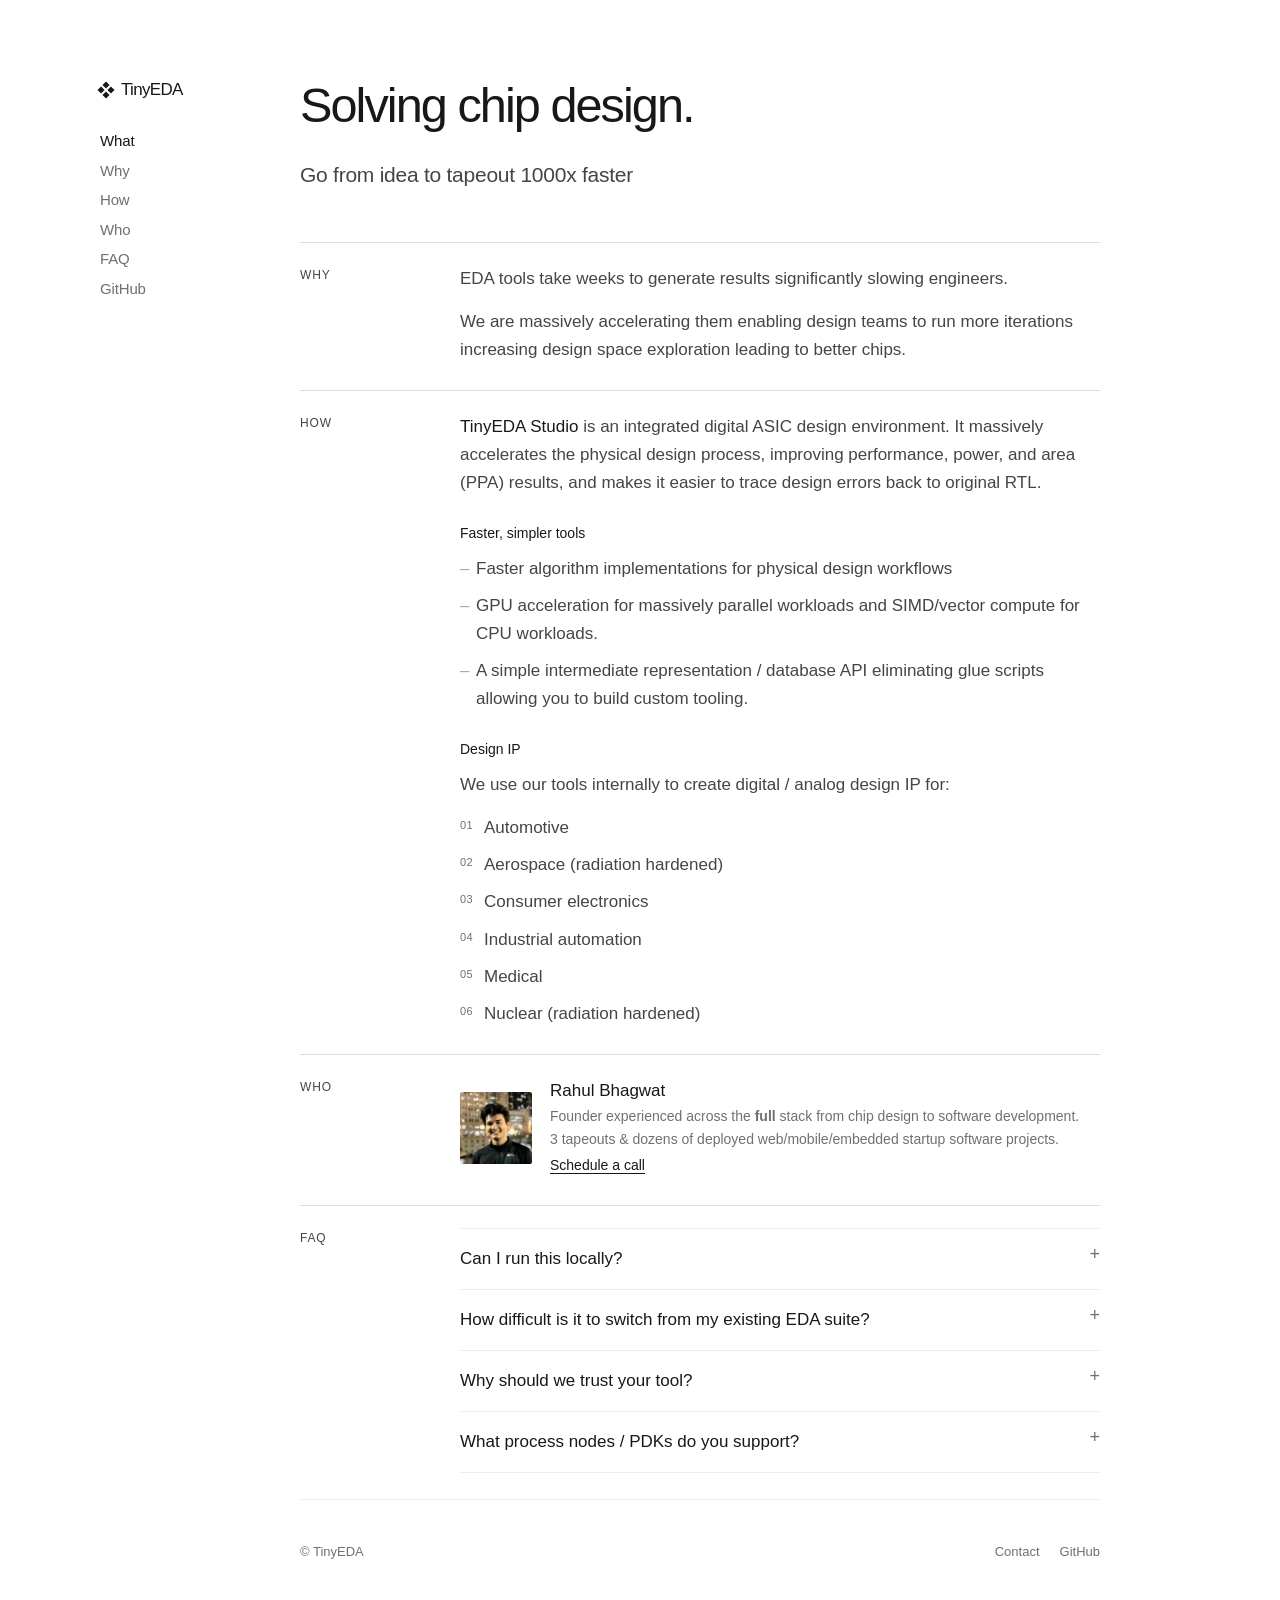
<file: index.html>
<!DOCTYPE html>
<html lang="en">
	<head>
		<meta charset="UTF-8">
		<meta name="viewport" content="width=device-width, initial-scale=1">
		<meta name="description" content="TinyEDA is building performant and simple Electronic Design Automation tools and design IP for the chip design industry.">
		<meta name="theme-color" content="#ffffff" media="(prefers-color-scheme:light)">
		<meta name="theme-color" content="#111111" media="(prefers-color-scheme:dark)">
		<link rel="icon" href="data:image/svg+xml,%3Csvg xmlns='http://www.w3.org/2000/svg' viewBox='0 0 18 18'%3E%3Cstyle%3Erect%7Bfill:%23181818%7D@media(prefers-color-scheme:dark)%7Brect%7Bfill:%23fff%7D%7D%3C/style%3E%3Cg transform='rotate(45 9 9)'%3E%3Crect x='3' y='3' width='5' height='5'/%3E%3Crect x='10' y='3' width='5' height='5'/%3E%3Crect x='3' y='10' width='5' height='5'/%3E%3Crect x='10' y='10' width='5' height='5'/%3E%3C/g%3E%3C/svg%3E">
		<title>TinyEDA: Solving chip design</title>
		<style>
			:root { color-scheme:light dark; --bg:#fff; --ink:#181818; --secondary:#454545; --muted:#707070; --line:#dedede; --soft:#eee; --dash:#aaa; --header:rgba(255,255,255,.96); --rail:260px; --width:800px }
			* { box-sizing:border-box }
			html { scroll-behavior:smooth }
			body { margin:0; background:var(--bg); color:var(--ink); font:15px/1.6 "Helvetica Neue",Helvetica,Arial,sans-serif }
			a { color:inherit; text-decoration:none }
			a:hover { color:var(--ink) }
			.layout { display:grid; grid-template-columns:var(--rail) 1fr; min-height:100vh; max-width:1400px; margin:auto }
			.sidebar { position:sticky; top:0; height:100vh; padding:76px 0 48px 100px }
			.logo { display:inline-flex; align-items:center; gap:9px; margin-bottom:28px; font-size:17px; font-weight:500; letter-spacing:-.04em }
			.mark { width:12px; height:12px; transform:rotate(45deg) }
			.mark::before { display:block; width:5px; height:5px; background:currentColor; box-shadow:7px 0,0 7px,7px 7px; content:"" }
			.menu { display:flex; flex-direction:column; align-items:flex-start; gap:10px }
			.menu a { color:var(--muted); line-height:1.3; letter-spacing:-.01em }
			.menu a.active { color:var(--ink); font-weight:500 }
			#nav-toggle,.nav-button { display:none }
			main { display:flex; min-width:0; min-height:100vh; flex-direction:column; max-width:920px; padding:80px 80px 52px 40px }
			h1 { max-width:var(--width); margin:0 0 28px; font-size:clamp(34px,3.8vw,52px); font-weight:300; line-height:1.05; letter-spacing:-.04em }
			.intro { max-width:var(--width); margin-bottom:50px; font-size:21px; line-height:1.55; letter-spacing:-.012em }
			.intro p { margin:0 0 14px }
			.intro p:last-child { color:var(--secondary); margin:0 }
			.rows { max-width:var(--width) }
			.row { display:grid; grid-template-columns:140px minmax(0,1fr); gap:20px; padding:22px 0 26px; border-top:1px solid var(--line); scroll-margin-top:20px }
			.row h2 { margin:2px 0 0; color:var(--secondary); font-size:12px; font-weight:400; line-height:1.4; letter-spacing:.07em; text-transform:uppercase }
			.copy { min-width:0; color:var(--secondary); font-size:17px; line-height:1.65 }
			.copy p { margin:0 0 15px }
			.copy p:last-child { margin-bottom:0 }
			.copy strong { color:var(--ink); font-weight:500 }
			.copy ul,.copy ol { margin:0; padding:0; list-style:none }
			.copy li { position:relative; margin:0 0 9px; padding-left:16px }
			.copy li:last-child { margin-bottom:0 }
			.copy li::before { position:absolute; left:0; color:var(--dash); content:"–" }
			.copy ol { counter-reset:item }
			.copy ol li { counter-increment:item; padding-left:24px }
			.copy ol li::before { content:counter(item,decimal-leading-zero); color:var(--muted); font-size:11px; letter-spacing:.04em; top:2px }
			.subhead { display:block; margin:25px 0 10px; color:var(--ink); font-size:14px; font-weight:500 }
			.person { display:grid; grid-template-columns:72px 1fr; align-items:center; gap:18px }
			.person img { width:72px; height:72px; border-radius:2px }
			.person p { margin:0 }
			.person .role { color:var(--muted); font-size:14px }
			.person .calendar-link { color:var(--ink); font-size:14px; text-decoration:underline; text-underline-offset:3px }
			details { border-bottom:1px solid var(--soft) }
			details:first-child { border-top:1px solid var(--soft) }
			summary { display:flex; justify-content:space-between; gap:20px; padding:16px 0; color:var(--ink); cursor:pointer; list-style:none }
			summary::after { color:var(--muted); content:"+"; font-size:18px; line-height:1 }
			details[open] summary::after { content:"−" }
			details p { padding:0 36px 16px 0 }
			footer { display:flex; justify-content:space-between; align-items:center; max-width:var(--width); margin-top:auto; padding-top:42px; border-top:1px solid var(--soft); color:var(--muted); font-size:13px }
			.footer-links { display:flex; gap:20px }
			@media (max-width:900px) {
				.layout { display:block }
				.sidebar { position:fixed; z-index:3; display:flex; width:100%; height:68px; padding:0 24px; align-items:center; justify-content:space-between; background:var(--header); backdrop-filter:blur(12px) }
				.logo { margin:0 }
				.menu { flex-direction:row; gap:18px }
				main { max-width:none; padding:108px 24px 48px }
				h1 { font-size:38px }
				.intro { font-size:19px; margin-bottom:36px }
				.rows,footer { max-width:none }
			}
			@media (max-width:600px) {
				body:has(#nav-toggle:checked) { overflow:hidden }
				.sidebar { height:60px; padding:0 18px; backdrop-filter:none }
				#nav-toggle { display:block; position:absolute; opacity:0; pointer-events:none }
				.nav-button { z-index:5; display:flex; width:32px; height:32px; padding:7px 5px; flex-direction:column; justify-content:space-around; cursor:pointer }
				#nav-toggle:focus-visible + .nav-button { outline:2px solid var(--ink); outline-offset:2px }
				.nav-button i { display:block; height:1.5px; background:var(--ink); transition:transform .2s,opacity .2s }
				.menu { position:fixed; inset:0; z-index:4; display:flex; visibility:hidden; opacity:0; background:var(--bg); flex-direction:column; align-items:center; justify-content:center; gap:20px; transition:opacity .2s,visibility .2s }
				.menu a { font-size:26px; color:var(--muted) }
				#nav-toggle:checked ~ .menu { visibility:visible; opacity:1 }
				#nav-toggle:checked + .nav-button i:first-child { transform:translateY(6px) rotate(45deg) }
				#nav-toggle:checked + .nav-button i:nth-child(2) { opacity:0 }
				#nav-toggle:checked + .nav-button i:last-child { transform:translateY(-6px) rotate(-45deg) }
				main { padding:91px 18px 40px }
				h1 { margin-bottom:22px; font-size:clamp(30px,9vw,36px); line-height:1.1 }
				.intro { font-size:18px; line-height:1.6 }
				.row { grid-template-columns:1fr; gap:12px; padding:17px 0 23px; scroll-margin-top:75px }
				.row h2 { margin:0; font-size:11px }
				footer { align-items:flex-start; gap:20px; padding-top:30px }
			}
			@media (prefers-color-scheme:dark) { :root { --bg:#111; --ink:#eee; --secondary:#bbb; --muted:#8d8d8d; --line:#383838; --soft:#2b2b2b; --dash:#686868; --header:rgba(17,17,17,.96) } }
			@media (prefers-reduced-motion:reduce) { html { scroll-behavior:auto } * { transition:none!important } }
		</style>
	</head>
	<body>
		<div class="layout">
			<header class="sidebar">
				<a class="logo" href="#what"><span class="mark"></span>TinyEDA</a>
				<input id="nav-toggle" type="checkbox" aria-label="Toggle navigation">
				<label class="nav-button" for="nav-toggle" aria-label="Toggle navigation"><i></i><i></i><i></i></label>
				<nav class="menu" aria-label="Main navigation">
					<a href="#what">What</a>
					<a href="#why">Why</a>
					<a href="#how">How</a>
					<a href="#who">Who</a>
					<a href="#faq">FAQ</a>
					<a href="https://github.com/tinyeda">GitHub</a>
				</nav>
			</header>
			<main>
				<h1 id="what">Solving chip design.</h1>
				<div class="intro">
					<p>Go from idea to tapeout 1000x faster</p>
				</div>
				<div class="rows">
					<section class="row" id="why">
						<h2>Why</h2>
						<div class="copy">
							<p>EDA tools take weeks to generate results significantly slowing engineers.</p>
							<p>We are massively accelerating them enabling design teams to run more iterations increasing design space exploration leading to better chips.</p>
						</div>
					</section>
					<section class="row" id="how">
						<h2>How</h2>
						<div class="copy">
							<p><strong>TinyEDA Studio</strong> is an integrated digital ASIC design environment. It massively accelerates the physical design process, improving performance, power, and area (PPA) results, and makes it easier to trace design errors back to original RTL.</p>
							<span class="subhead">Faster, simpler tools</span>
							<ul>
								<li>Faster algorithm implementations for physical design workflows</li>
								<li>GPU acceleration for massively parallel workloads and SIMD/vector compute for CPU workloads.</li>
								<li>A simple intermediate representation / database API eliminating glue scripts allowing you to build custom tooling.</li>
							</ul>
							<span class="subhead">Design IP</span>
							<p>We use our tools internally to create digital / analog design IP for:</p>
							<ol>
								<li>Automotive</li><li>Aerospace (radiation hardened)</li><li>Consumer electronics</li><li>Industrial automation</li><li>Medical</li><li>Nuclear (radiation hardened)</li>
							</ol>
						</div>
					</section>
					<section class="row" id="who">
						<h2>Who</h2>
						<div class="copy person">
							<img src="assets/rahul.webp" alt="Rahul Bhagwat" loading="lazy" decoding="async">
							<div><p><strong>Rahul Bhagwat</strong></p><p class="role">Founder experienced across the <b>full</b> stack from chip design to software development.<br>3 tapeouts & dozens of deployed web/mobile/embedded startup software projects.</p><p><a class="calendar-link" href="https://cal.com/rahulbhagwat/tinyeda">Schedule a call</a></p></div>
						</div>
					</section>
					<section class="row" id="faq">
						<h2>FAQ</h2>
						<div class="copy">
							<details><summary>Can I run this locally?</summary><p>Yes. We have local MacOS, Windows, Linux binaries alongside self-hostable Web Assembly builds.</p></details>
							<details><summary>How difficult is it to switch from my existing EDA suite?</summary><p>We provide tooling to port Tcl scripts and tool-specific configurations, making switching painless and inexpensive for your organization.</p></details>
							<details><summary>Why should we trust your tool?</summary><p>We formally verify equivalence where applicable and work closely with foundries to qualify our tools as signoff-ready.</p></details>
							<details><summary>What process nodes / PDKs do you support?</summary>PDKs not already on our platform can be ported within 2 weeks.<br>Built with first class support for everything from planar CMOS -> FinFet -> GAAFET (with backside power delivery) all the way from 180nm to 18A.</p></details>
						</div>
					</section>
				</div>
				<footer>
					<span>© TinyEDA</span>
					<nav class="footer-links" aria-label="Footer navigation"><a href="mailto:rahul@tinyeda.com">Contact</a><a href="https://github.com/tinyeda">GitHub</a></nav>
				</footer>
			</main>
		</div>
		<script>
			const links=[...document.querySelectorAll('.menu a[href^="#"]')],sections=links.map(a=>document.querySelector(a.hash));let selected,offsets,max=1,ticking;
			function mark(section){links.forEach(a=>a.classList.toggle('active',a.hash==='#'+section.id))}
			function setActive(){if(selected)return mark(selected);let current=sections[0],line=120+scrollY/max*(innerHeight*.75-120),position=scrollY+line;for(let i=0;i<sections.length;i++)if(offsets[i]<=position)current=sections[i];mark(current)}
			function refresh(){offsets=sections.map(section=>section.offsetTop);max=Math.max(document.documentElement.scrollHeight-innerHeight,1);setActive()}
			function onScroll(){if(!ticking){ticking=true;requestAnimationFrame(()=>{setActive();ticking=false})}}
			document.querySelectorAll('.menu a').forEach(a=>a.addEventListener('click',()=>{document.querySelector('#nav-toggle').checked=false;if(a.hash){selected=document.querySelector(a.hash);mark(selected)}}));
			sections.forEach(section=>section.addEventListener('pointerdown',()=>{selected=section;mark(section)}));
			for(const event of ['wheel','touchstart'])addEventListener(event,()=>selected=null,{passive:true});
			addEventListener('keydown',e=>{if(['ArrowDown','ArrowUp','PageDown','PageUp','Home','End',' '].includes(e.key))selected=null});
			addEventListener('scroll',onScroll,{passive:true});addEventListener('resize',()=>requestAnimationFrame(refresh));new ResizeObserver(refresh).observe(document.querySelector('main'));requestAnimationFrame(refresh);
		</script>
	</body>
</html>
</file>
